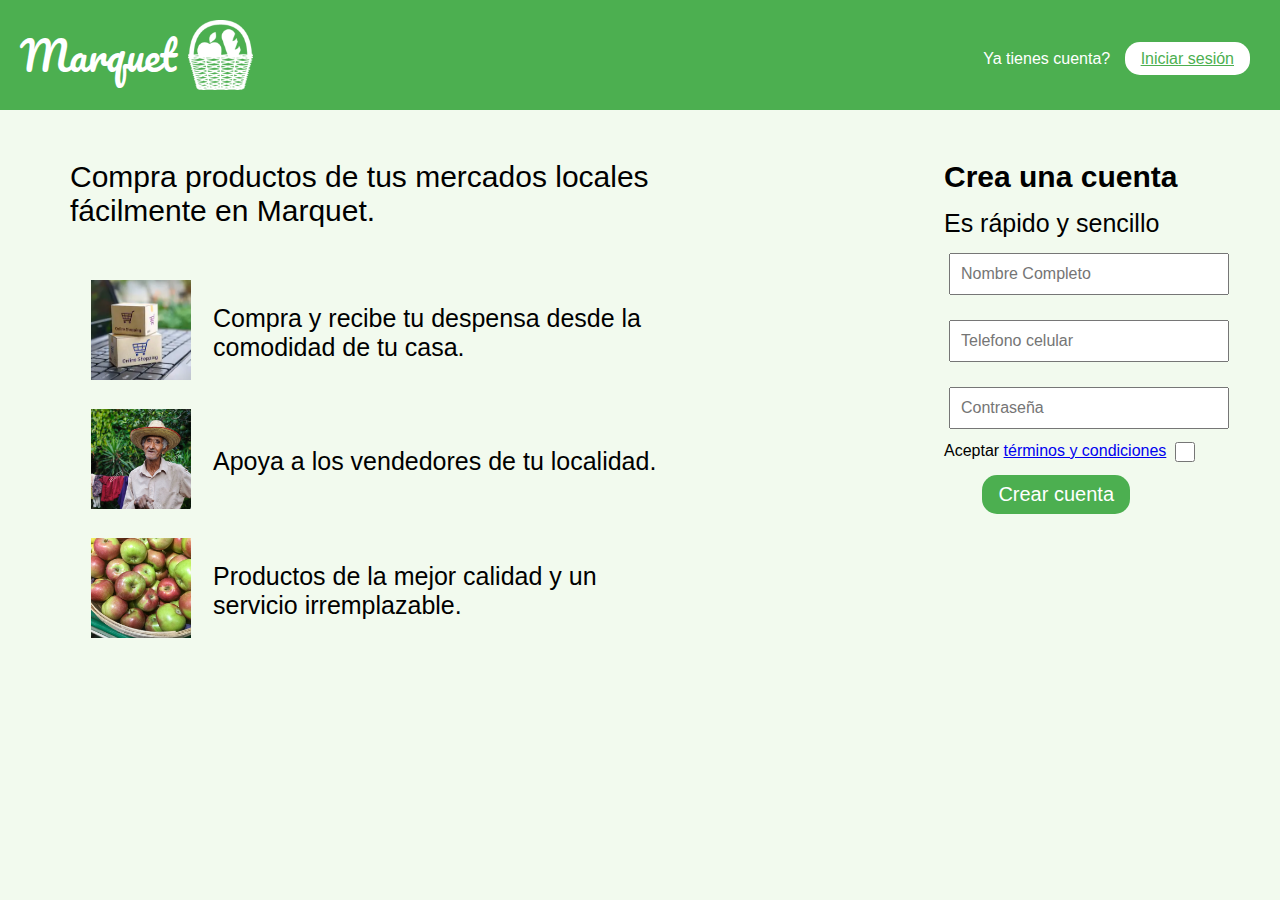
<file: website/index.html>
<!DOCTYPE html>
<html>

<head>
    <title>Marquet</title>
    <link rel="stylesheet" href="index.css">
    <link rel="shortcut icon" type="image/x-icon" href="images/favicon.ico">
</head>

<body>
    <div class="header">
        <p class="titulo">
            Marquet
            <img src="images/logo-marquet.png" height="70px" align="top">

        </p>

        <p class="tienes-cuenta">
            Ya tienes cuenta? <a href="login/index.html" id="iniciar-sesion-boton">Iniciar sesi&oacute;n</a>
        </p>

    </div>

    <div class="resumen">
        <p>
            Compra productos de tus mercados locales f&aacute;cilmente en Marquet.
        </p>

        <table class="ventajas">
            <tr>
                <td>
                    <img src="images/caja-envio.png" width="100px">
                </td>

                <td>
                    <p>
                        Compra y recibe tu despensa desde la comodidad de tu casa.
                    </p>
                </td>
            </tr>

            <tr>
                <td>
                    <img src="images/vendedor-local.jpg" width="100px">
                </td>

                <td>
                    <p>
                        Apoya a los vendedores de tu localidad.
                    </p>
                </td>
            </tr>

            <tr>
                <td>
                    <img src="images/manzanas.jpg" width="100px">
                </td>

                <td>
                    <p>
                        Productos de la mejor calidad y un servicio irremplazable.
                    </p>
                </td>
            </tr>

        </table>
    </div>

    <div class="cuenta">
        <p id="crea-cuenta-titulo">
            Crea una cuenta
        </p>
        <p id="crea-cuenta-subtitulo">
            Es r&aacute;pido y sencillo
        </p>

        <form action="login/create-account.php" method="POST">
            <input type="text" class="input-registro-texto" name="username" placeholder="Nombre Completo">
            <br>
            <input type="text" class="input-registro-texto" name="cellnumber" placeholder="Telefono celular">
            <br>
            <input type="password" class="input-registro-texto" name="password" placeholder="Contrase&ntilde;a">
            <br>
            <label>Aceptar <a href="#">t&eacute;rminos y condiciones</a></label>
            <input type="checkbox" id="terminos-y-condiciones-checkbox">
            <br>
            <input type="submit" id="crear-cuenta-boton" value="Crear cuenta">
        </form>
    </div>
</body>

</html>
</file>
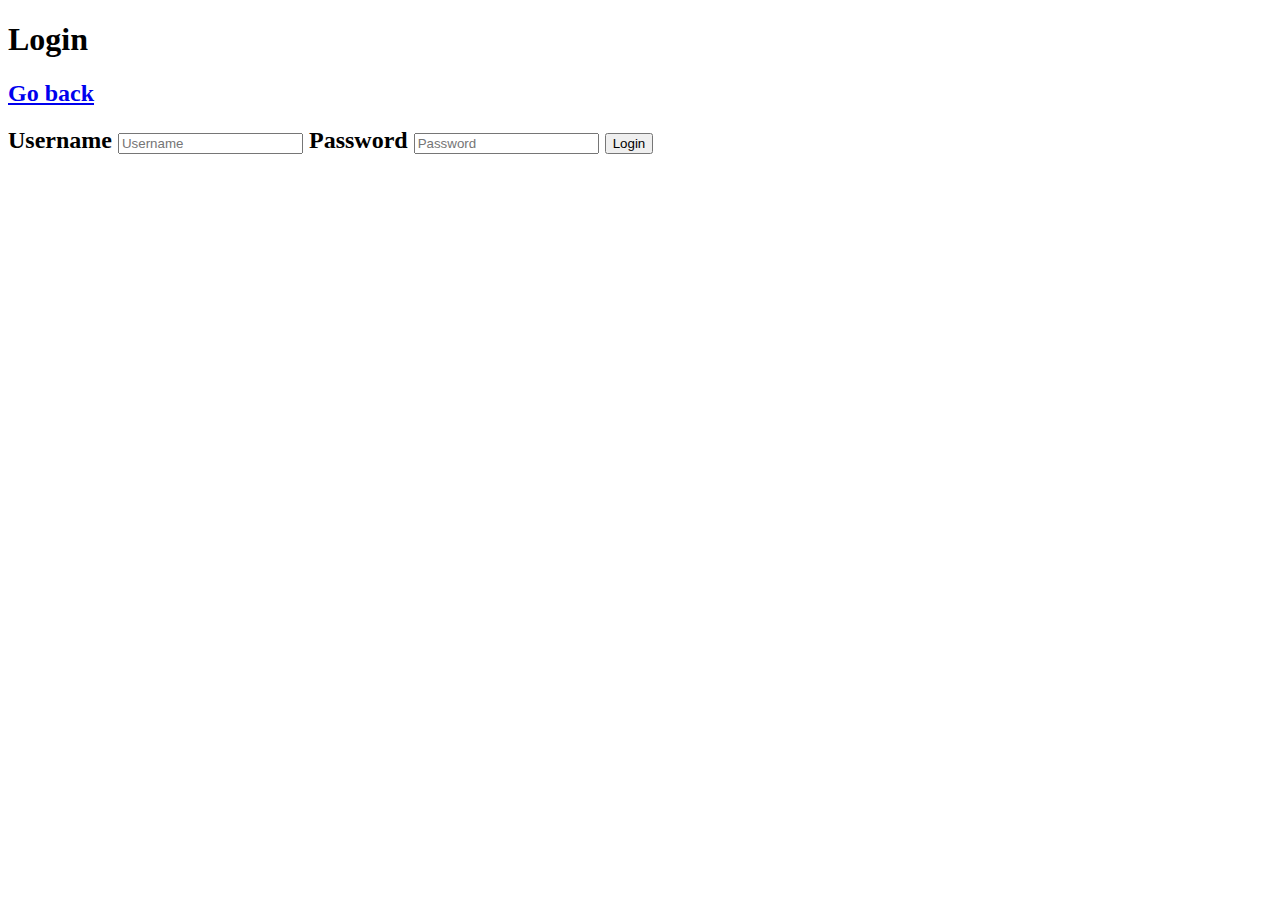
<file: website/login/index.html>
<!DOCTYPE html>
<html>
	<head>
		<meta charset="utf-8">
		<title>Login</title>
	</head>
	<body>
		<div class="login">
			<h1>Login</h1>
			<h2><a href="../index.html">Go back</a><h2>
			<form action="authenticate.php" method="post">
				<label for="username">
                    Username
				</label>
				<input type="text" name="username" placeholder="Username" id="username" required>
				<label for="password">
                    Password
				</label>
				<input type="password" name="password" placeholder="Password" id="password" required>
				<input type="submit" value="Login">
			</form>
		</div>
	</body>
</html>
</file>
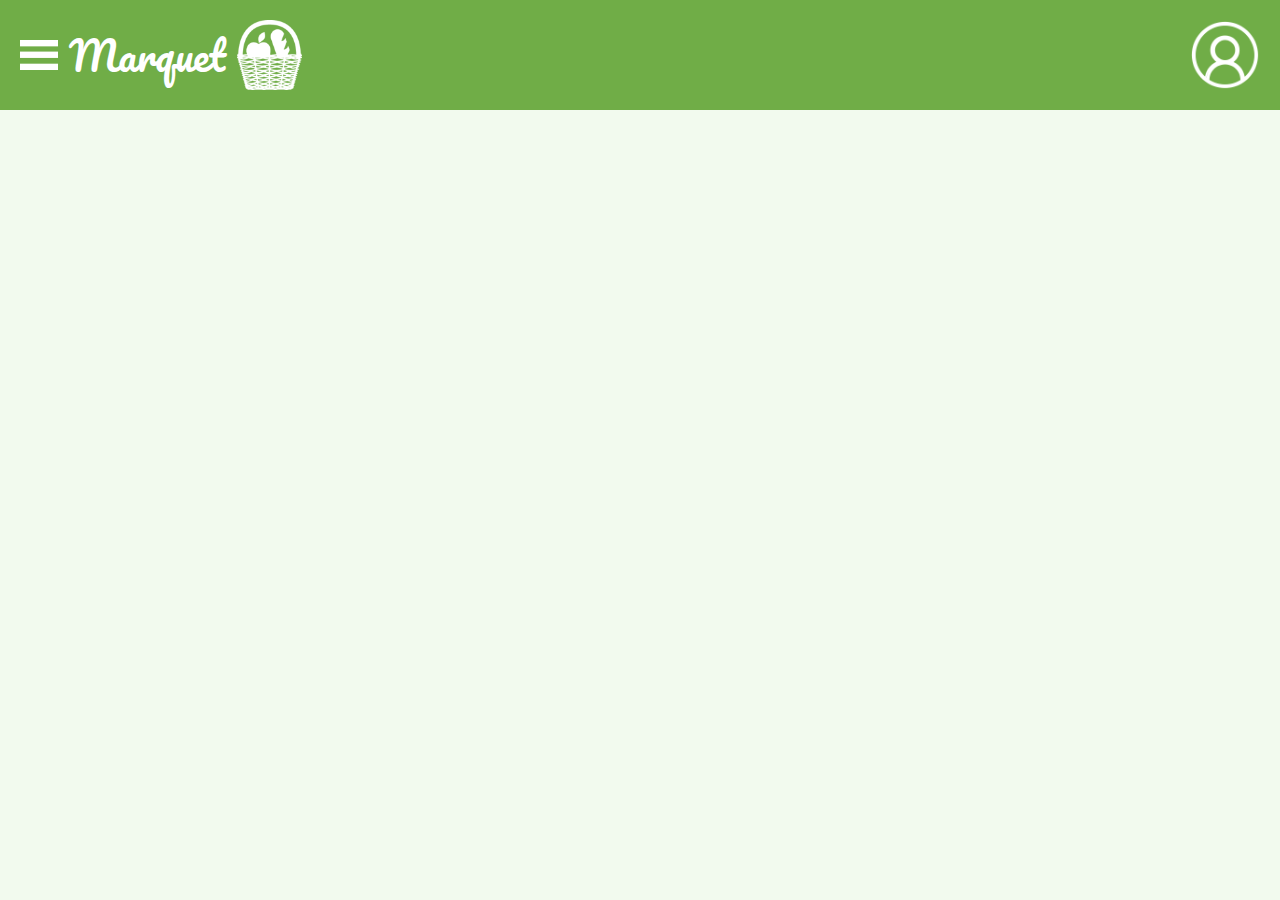
<file: website/User1.html>
<!DOCTYPE html>
<html>
<head>
  <link rel="stylesheet" href="User1.css">
  <link rel="shortcut icon" type="image/x-icon" href="images/favicon.ico">
</head>
<body>
    <div class="header">
		<p class="titulo">
			<img src="images/barritas.png" height="30px" align="top" id="barritas">
			Marquet
			<img src="images/logo-marquet.png" height="70px" align="top">
		</p>
		<p class="cuenta">
			<img src="images/cuenta.png" height="70px" align="top">
		</p>
    </div>
	
   
	
</body>
</html>
</file>
<file: website/index.css>
@font-face {
  font-family: 'Pacifico';
  font-style: normal;
  font-weight: 400;
  src: local('Pacifico Regular'), local('Pacifico-Regular'),
       url('fonts/pacifico-v16-latin-regular.woff2') format('woff2'), /* Chrome 26+, Opera 23+, Firefox 39+ */
       url('fonts/pacifico-v16-latin-regular.woff') format('woff'); /* Chrome 6+, Firefox 3.6+, IE 9+, Safari 5.1+ */
}

body{
	background-color: #f2faee;
	margin: 0;
	font-family: Arial, Helvetica, sans-serif;
	min-width: 800px;
}

.header{
	width: 100%;
	background-color: #4CAF50;
	color: white;
}

.titulo{
	margin: 0px;
	padding: 20px;
	font-family: Pacifico;
	font-size:40px;
	display: inline-block;
}

.tienes-cuenta{
	float: right;
	margin: 0;
	padding: 20px;
	padding-top: 50px;
}

#iniciar-sesion-boton{
	background-color: white;
    margin: 10px;
    color: #4CAF50;
    padding: 8px 16px;
    cursor: pointer;
    border-radius: 15px;
	border: 0px;
}

.resumen{
	width:50%;
	float: left;
	margin: 20px 0px 30px 70px;
	font-size: 30px;
}

.ventajas{
	padding-right:30px;
	border-spacing: 20px;
	font-size: 25px;
}

.cuenta{
	width: 20%;
	margin: 20px 80px 30px 0px;
	float: right;
}

#crea-cuenta-titulo{
	font-size: 30px;
	font-weight: bold;
	margin-bottom: 15px;
}

#crea-cuenta-subtitulo{
	font-size: 25px;
	margin: 0px;
}

.input-registro-texto{
	width: 100%;
    padding: 10px;
    margin: 15px 0 10px 5px;
	font-size: 16px;
}

#terminos-y-condiciones-checkbox{
	height: 20px;
	width: 20px;
	vertical-align: middle;
}

#crear-cuenta-boton{
	background-color: #4CAF50;
    margin: 10px 0 0 15%;
    color: white;
	font-size: 20px;
    padding: 8px 16px;
    cursor: pointer;
    border-radius: 15px;
	border: 0px;
}
</file>
<file: website/User1.css>
@font-face {
  font-family: 'Pacifico';
  font-style: normal;
  font-weight: 400;
  src: local('Pacifico Regular'), local('Pacifico-Regular'),
       url('fonts/pacifico-v16-latin-regular.woff2') format('woff2'), /* Chrome 26+, Opera 23+, Firefox 39+ */
       url('fonts/pacifico-v16-latin-regular.woff') format('woff'); /* Chrome 6+, Firefox 3.6+, IE 9+, Safari 5.1+ */
}

body{
	background-color: #f2faee;
	margin: 0;
	font-family: Arial, Helvetica, sans-serif;
	min-width: 800px;
}

.header{
	width: 100%;
	background-color: #70ad47;
	color: white;
}

.titulo{
	margin: 0px;
	padding: 20px;
	font-family: Pacifico;
	font-size:40px;
	display: inline-block;
}

.button{
	background-color: white;
	text-align: center;
    margin: 10px;
    color: #4CAF50;
    padding: 8px 16px;
    cursor: pointer;
    border-radius: 15px;
	border: 0px;
}

#barritas{
	padding-top: 20px;
}

.cuenta{
	float: right;
	padding: 20px;
	margin: 0px;
}
</file>
